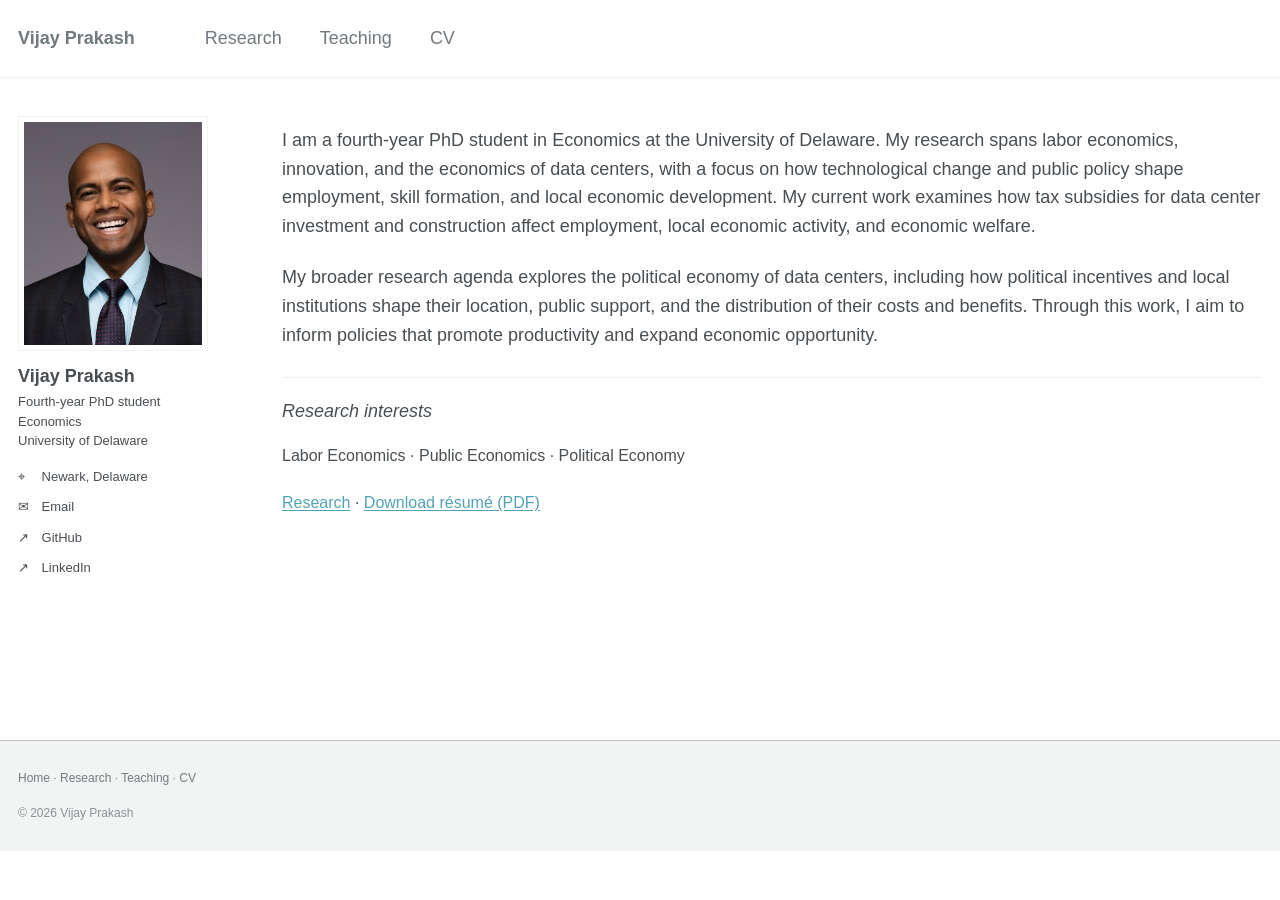
<file: index.html>
<!doctype html><html lang="en"><head><meta charset="utf-8"><meta name="viewport" content="width=device-width, initial-scale=1"><title>Home | Vijay Prakash</title><meta name="description" content="Vijay Prakash, Economics PhD student at the University of Delaware. Labor Economics, Public Economics, and Political Economy."><link rel="stylesheet" href="style.css?v=cropped-2"></head><body><a class="skip" href="#content">Skip to content</a><header><nav aria-label="Main navigation"><a class="brand" href="index.html">Vijay Prakash</a><a href="research.html">Research</a><a href="teaching.html">Teaching</a><a href="cv.html">CV</a></nav></header><main><aside><a href="index.html"><img class="portrait" src="assets/vijay-prakash.jpg?v=cropped-2" alt="Vijay Prakash" width="400" height="400"></a><h2>Vijay Prakash</h2><p class="position">Fourth-year PhD student<br>Economics<br>University of Delaware</p><ul class="profile-links"><li><span aria-hidden="true">⌖</span> Newark, Delaware</li><li><a href="mailto:vprakash@udel.edu"><span aria-hidden="true">✉</span> Email</a></li><li><a href="https://github.com/vj-econ"><span aria-hidden="true">↗</span> GitHub</a></li><li><a href="https://www.linkedin.com/in/vj-econ/"><span aria-hidden="true">↗</span> LinkedIn</a></li></ul></aside><article id="content"><p>I am a fourth-year PhD student in Economics at the University of Delaware. My research spans labor economics, innovation, and the economics of data centers, with a focus on how technological change and public policy shape employment, skill formation, and local economic development. My current work examines how tax subsidies for data center investment and construction affect employment, local economic activity, and economic welfare.</p><p>My broader research agenda explores the political economy of data centers, including how political incentives and local institutions shape their location, public support, and the distribution of their costs and benefits. Through this work, I aim to inform policies that promote productivity and expand economic opportunity.</p><section class="interests"><h2>Research interests</h2><p>Labor Economics · Public Economics · Political Economy</p><p><a href="research.html">Research</a> · <a href="assets/vijay-prakash-resume.pdf">Download résumé (PDF)</a></p></section></article></main><footer><div><a href="index.html">Home</a> · <a href="research.html">Research</a> · <a href="teaching.html">Teaching</a> · <a href="cv.html">CV</a><p>© 2026 Vijay Prakash</p></div></footer></body></html>
</file>
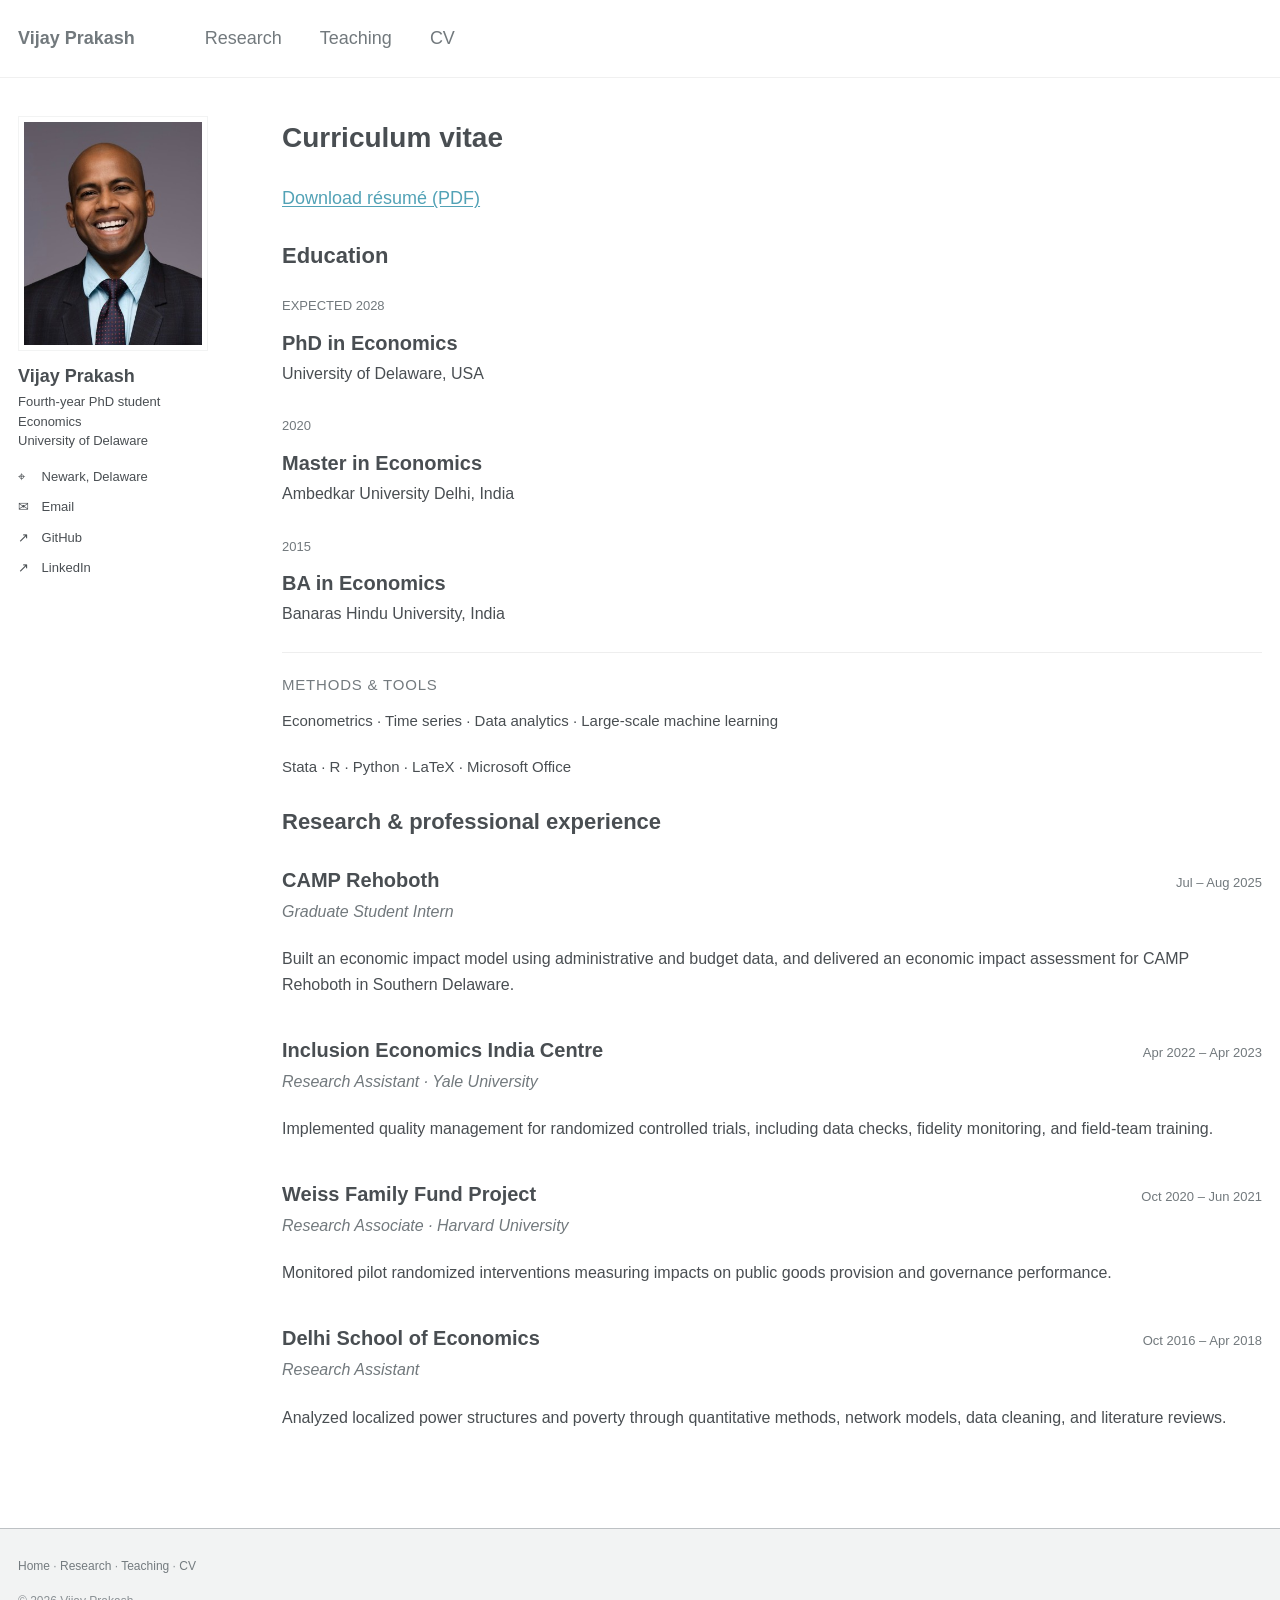
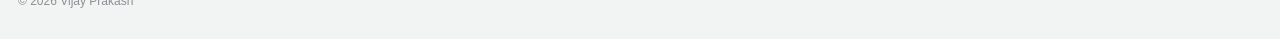
<file: cv.html>
<!doctype html><html lang="en"><head><meta charset="utf-8"><meta name="viewport" content="width=device-width, initial-scale=1"><title>CV | Vijay Prakash</title><meta name="description" content="Vijay Prakash, Economics PhD student at the University of Delaware. Labor economics, innovation, and workforce development."><link rel="stylesheet" href="style.css?v=cropped-2"></head><body><a class="skip" href="#content">Skip to content</a><header><nav aria-label="Main navigation"><a class="brand" href="index.html">Vijay Prakash</a><a href="research.html">Research</a><a href="teaching.html">Teaching</a><a href="cv.html">CV</a></nav></header><main><aside><a href="index.html"><img class="portrait" src="assets/vijay-prakash.jpg?v=cropped-2" alt="Vijay Prakash" width="400" height="400"></a><h2>Vijay Prakash</h2><p class="position">Fourth-year PhD student<br>Economics<br>University of Delaware</p><ul class="profile-links"><li><span aria-hidden="true">⌖</span> Newark, Delaware</li><li><a href="mailto:vprakash@udel.edu"><span aria-hidden="true">✉</span> Email</a></li><li><a href="https://github.com/vj-econ"><span aria-hidden="true">↗</span> GitHub</a></li><li><a href="https://www.linkedin.com/in/vj-econ/"><span aria-hidden="true">↗</span> LinkedIn</a></li></ul></aside><article id="content"><h1>Curriculum vitae</h1><p><a href="assets/vijay-prakash-resume.pdf">Download résumé (PDF)</a></p><h2>Education</h2><div class="degrees"><article><time>EXPECTED 2028</time><h3>PhD in Economics</h3><p>University of Delaware, USA</p></article><article><time>2020</time><h3>Master in Economics</h3><p>Ambedkar University Delhi, India</p></article><article><time>2015</time><h3>BA in Economics</h3><p>Banaras Hindu University, India</p></article></div><div class="toolbox"><p class="eyebrow">METHODS & TOOLS</p><p>Econometrics · Time series · Data analytics · Large-scale machine learning</p><p class="muted">Stata · R · Python · LaTeX · Microsoft Office</p></div><h2>Research & professional experience</h2><div class="experience"><article><div class="row"><h3>CAMP Rehoboth</h3><time>Jul – Aug 2025</time></div><p class="role">Graduate Student Intern</p><p>Built an economic impact model using administrative and budget data, and delivered an economic impact assessment for CAMP Rehoboth in Southern Delaware.</p></article><article><div class="row"><h3>Inclusion Economics India Centre</h3><time>Apr 2022 – Apr 2023</time></div><p class="role">Research Assistant · Yale University</p><p>Implemented quality management for randomized controlled trials, including data checks, fidelity monitoring, and field-team training.</p></article><article><div class="row"><h3>Weiss Family Fund Project</h3><time>Oct 2020 – Jun 2021</time></div><p class="role">Research Associate · Harvard University</p><p>Monitored pilot randomized interventions measuring impacts on public goods provision and governance performance.</p></article><article><div class="row"><h3>Delhi School of Economics</h3><time>Oct 2016 – Apr 2018</time></div><p class="role">Research Assistant</p><p>Analyzed localized power structures and poverty through quantitative methods, network models, data cleaning, and literature reviews.</p></article></div></article></main><footer><div><a href="index.html">Home</a> · <a href="research.html">Research</a> · <a href="teaching.html">Teaching</a> · <a href="cv.html">CV</a><p>© 2026 Vijay Prakash</p></div></footer></body></html>
</file>
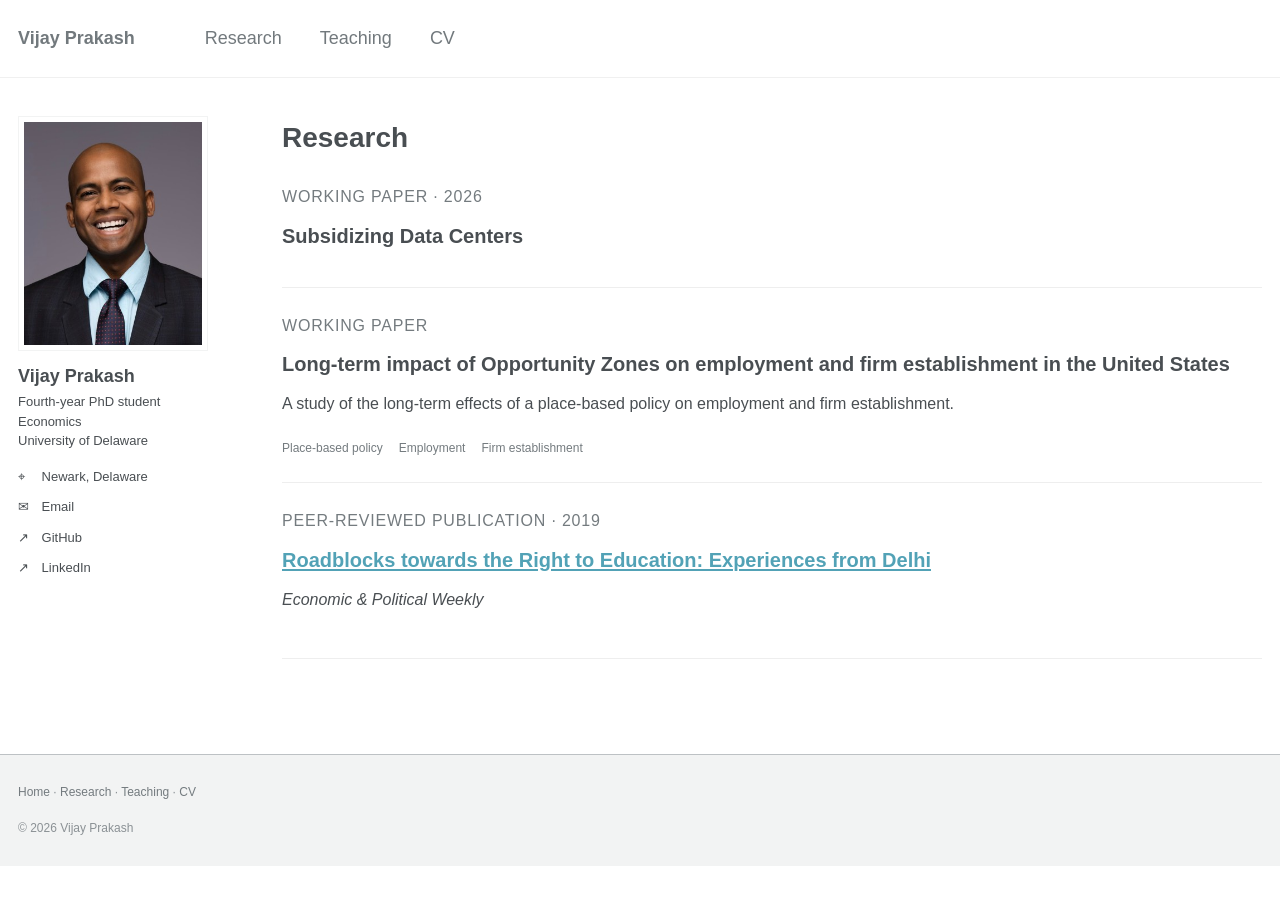
<file: research.html>
<!doctype html><html lang="en"><head><meta charset="utf-8"><meta name="viewport" content="width=device-width, initial-scale=1"><title>Research | Vijay Prakash</title><meta name="description" content="Vijay Prakash, Economics PhD student at the University of Delaware. Labor economics, innovation, and workforce development."><link rel="stylesheet" href="style.css?v=cropped-2"></head><body><a class="skip" href="#content">Skip to content</a><header><nav aria-label="Main navigation"><a class="brand" href="index.html">Vijay Prakash</a><a href="research.html">Research</a><a href="teaching.html">Teaching</a><a href="cv.html">CV</a></nav></header><main><aside><a href="index.html"><img class="portrait" src="assets/vijay-prakash.jpg?v=cropped-2" alt="Vijay Prakash" width="400" height="400"></a><h2>Vijay Prakash</h2><p class="position">Fourth-year PhD student<br>Economics<br>University of Delaware</p><ul class="profile-links"><li><span aria-hidden="true">⌖</span> Newark, Delaware</li><li><a href="mailto:vprakash@udel.edu"><span aria-hidden="true">✉</span> Email</a></li><li><a href="https://github.com/vj-econ"><span aria-hidden="true">↗</span> GitHub</a></li><li><a href="https://www.linkedin.com/in/vj-econ/"><span aria-hidden="true">↗</span> LinkedIn</a></li></ul></aside><article id="content"><h1>Research</h1><article class="paper"><p class="eyebrow">WORKING PAPER · 2026</p><h3>Subsidizing Data Centers</h3></article><article class="paper"><p class="eyebrow">WORKING PAPER</p><h3>Long-term impact of Opportunity Zones on employment and firm establishment in the United States</h3><p>A study of the long-term effects of a place-based policy on employment and firm establishment.</p><div class="tags"><span>Place-based policy</span><span>Employment</span><span>Firm establishment</span></div></article><article class="paper publication"><p class="eyebrow">PEER-REVIEWED PUBLICATION · 2019</p><h3><a href="https://www.epw.in/journal/2019/50/notes/roadblocks-towards-right-education.html">Roadblocks towards the Right to Education: Experiences from Delhi</a></h3><p><em>Economic & Political Weekly</em></p></article></article></main><footer><div><a href="index.html">Home</a> · <a href="research.html">Research</a> · <a href="teaching.html">Teaching</a> · <a href="cv.html">CV</a><p>© 2026 Vijay Prakash</p></div></footer></body></html>
</file>
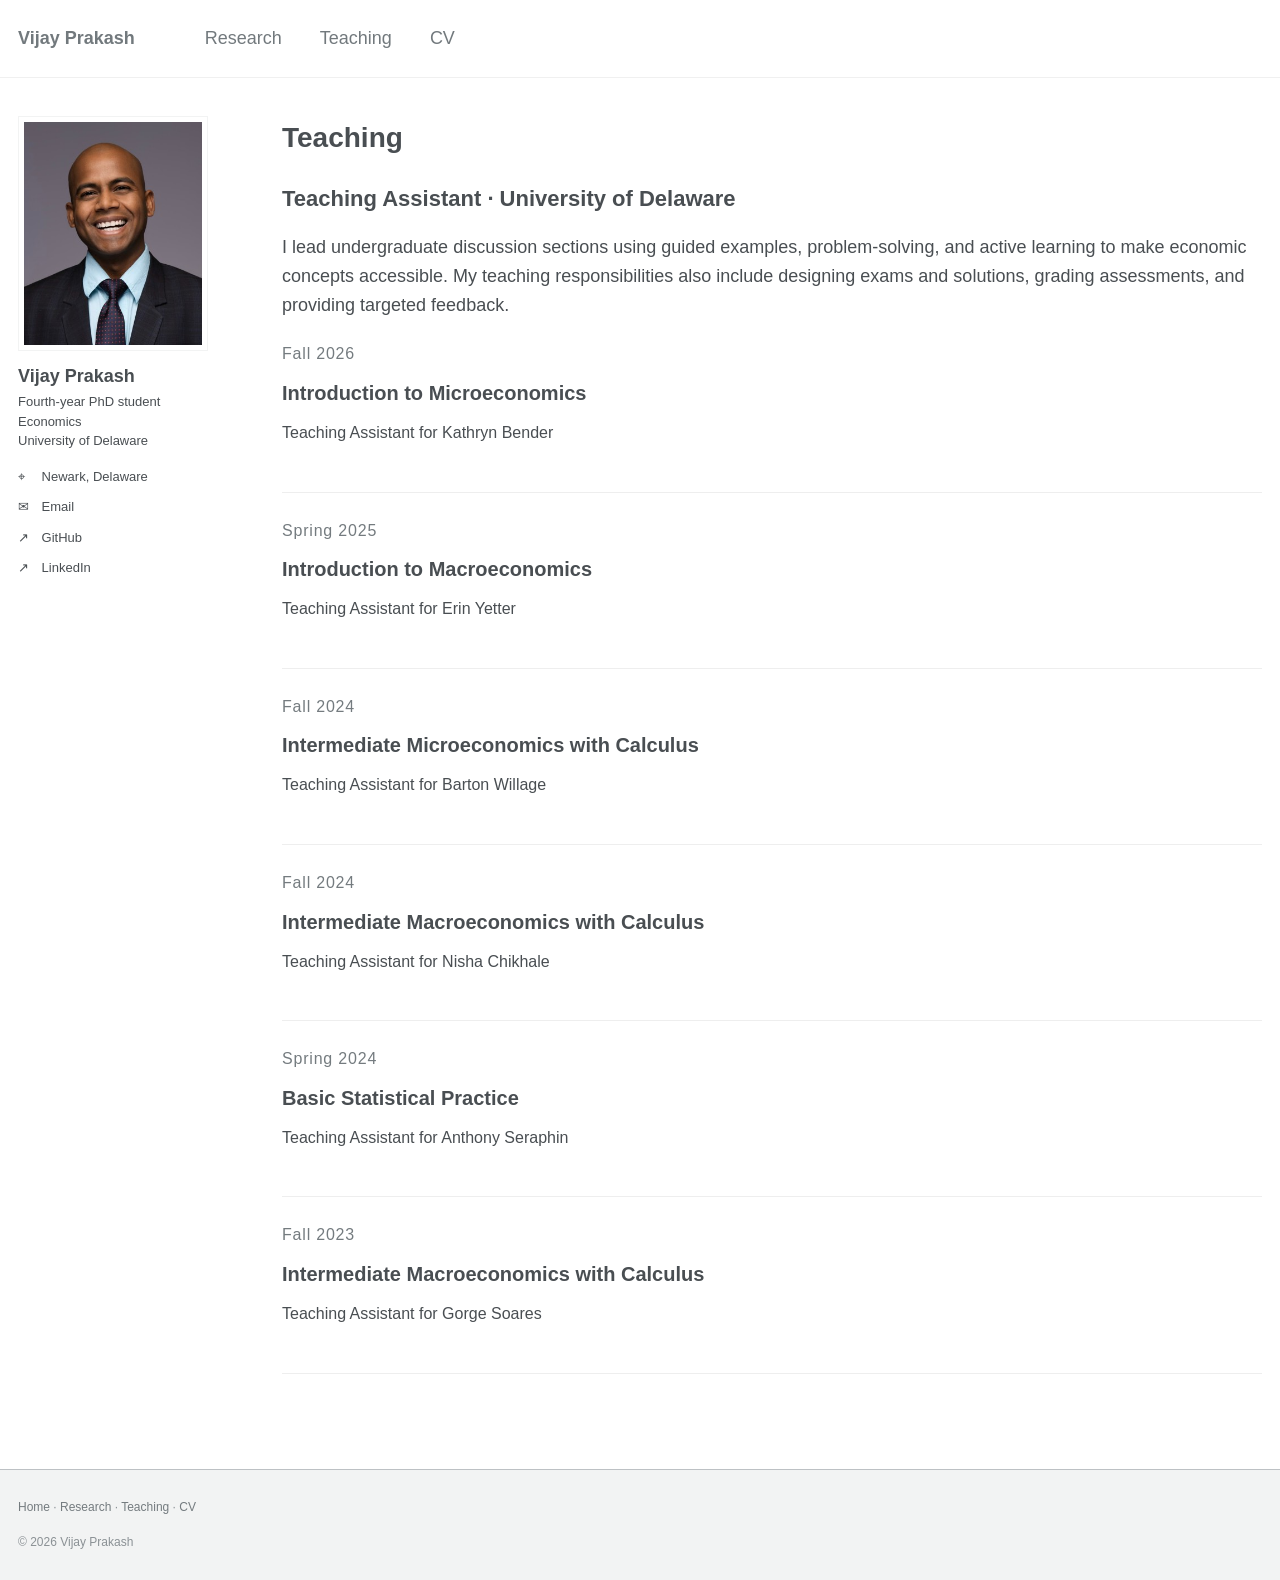
<file: teaching.html>
<!doctype html><html lang="en"><head><meta charset="utf-8"><meta name="viewport" content="width=device-width, initial-scale=1"><title>Teaching | Vijay Prakash</title><meta name="description" content="Vijay Prakash, Economics PhD student at the University of Delaware. Labor economics, innovation, and workforce development."><link rel="stylesheet" href="style.css?v=cropped-2"></head><body><a class="skip" href="#content">Skip to content</a><header><nav aria-label="Main navigation"><a class="brand" href="index.html">Vijay Prakash</a><a href="research.html">Research</a><a href="teaching.html">Teaching</a><a href="cv.html">CV</a></nav></header><main><aside><a href="index.html"><img class="portrait" src="assets/vijay-prakash.jpg?v=cropped-2" alt="Vijay Prakash" width="400" height="400"></a><h2>Vijay Prakash</h2><p class="position">Fourth-year PhD student<br>Economics<br>University of Delaware</p><ul class="profile-links"><li><span aria-hidden="true">⌖</span> Newark, Delaware</li><li><a href="mailto:vprakash@udel.edu"><span aria-hidden="true">✉</span> Email</a></li><li><a href="https://github.com/vj-econ"><span aria-hidden="true">↗</span> GitHub</a></li><li><a href="https://www.linkedin.com/in/vj-econ/"><span aria-hidden="true">↗</span> LinkedIn</a></li></ul></aside><article id="content"><h1>Teaching</h1><h2>Teaching Assistant · University of Delaware</h2><p>I lead undergraduate discussion sections using guided examples, problem-solving, and active learning to make economic concepts accessible. My teaching responsibilities also include designing exams and solutions, grading assessments, and providing targeted feedback.</p><div class="teaching-courses"><section class="paper"><p class="eyebrow">Fall 2026</p><h3>Introduction to Microeconomics</h3><p>Teaching Assistant for Kathryn Bender</p></section><section class="paper"><p class="eyebrow">Spring 2025</p><h3>Introduction to Macroeconomics</h3><p>Teaching Assistant for Erin Yetter</p></section><section class="paper"><p class="eyebrow">Fall 2024</p><h3>Intermediate Microeconomics with Calculus</h3><p>Teaching Assistant for Barton Willage</p></section><section class="paper"><p class="eyebrow">Fall 2024</p><h3>Intermediate Macroeconomics with Calculus</h3><p>Teaching Assistant for Nisha Chikhale</p></section><section class="paper"><p class="eyebrow">Spring 2024</p><h3>Basic Statistical Practice</h3><p>Teaching Assistant for Anthony Seraphin</p></section><section class="paper"><p class="eyebrow">Fall 2023</p><h3>Intermediate Macroeconomics with Calculus</h3><p>Teaching Assistant for Gorge Soares</p></section></div></article></main><footer><div><a href="index.html">Home</a> · <a href="research.html">Research</a> · <a href="teaching.html">Teaching</a> · <a href="cv.html">CV</a><p>© 2026 Vijay Prakash</p></div></footer></body></html>
</file>
<file: style.css>
*{box-sizing:border-box}html{background:#fff;color:#494e52;font:18px/1.6 Arial,Helvetica,sans-serif}body{margin:0}a{color:#52a2b6;text-decoration:underline;text-underline-offset:2px}a:hover{color:#35788a}a:focus-visible{outline:2px solid #35788a;outline-offset:4px}.skip{position:absolute;top:-60px}.skip:focus{top:0;background:white;padding:10px;z-index:2}header{border-bottom:1px solid #f0f0f0}nav{max-width:1280px;margin:auto;display:flex;align-items:center;gap:38px;padding:24px 18px}nav a{color:#72797d;text-decoration:none;font-size:18px}nav .brand{font-weight:700;margin-right:32px}main{max-width:1280px;margin:auto;display:grid;grid-template-columns:220px minmax(0,1fr);gap:44px;padding:38px 18px 70px;min-height:calc(100vh - 238px)}aside{font-size:13px;line-height:1.5}.portrait{display:block;width:190px;height:235px;object-fit:cover;object-position:50% 40%;padding:5px;border:1px solid #f2f3f3}aside h2{font:700 18px/1.3 Arial,sans-serif;margin:14px 0 4px}.position{margin:0 0 16px;font-size:13px}.profile-links{list-style:none;margin:0;padding:0}.profile-links li{margin:11px 0}.profile-links a{color:#494e52;text-decoration:none}.profile-links a:hover{text-decoration:underline}.profile-links span{display:inline-block;width:20px}#content>p:first-child{margin-top:10px}p{margin:0 0 22px}h1{font-size:28px;line-height:1.3;margin:4px 0 28px}h2{font-size:22px;line-height:1.4;margin:28px 0 18px}h3{font-size:20px;line-height:1.45;margin:10px 0 12px}.interests{border-top:1px solid #f0f0f0;margin-top:28px;padding-top:1px}.interests h2{font-size:18px;font-style:italic;font-weight:400;margin-top:20px}.interests p{font-size:16px}.paper{padding-bottom:24px;margin-bottom:25px;border-bottom:1px solid #eee}.eyebrow{font-size:12px;letter-spacing:.8px;color:#747b7f;margin-bottom:12px}.tags{display:flex;gap:16px;flex-wrap:wrap;font-size:12px;color:#747b7f}.paper p{font-size:16px}.degrees article{margin-bottom:24px}.degrees time,.row time{font-size:13px;color:#72797d}.degrees h3{margin-bottom:3px}.degrees p{font-size:16px}.toolbox{border-top:1px solid #eee;padding-top:20px;margin-top:25px}.toolbox p{font-size:15px}.experience article{margin-bottom:28px}.experience p{font-size:16px}.role{font-style:italic;color:#72797d}.row{display:flex;justify-content:space-between;gap:20px;align-items:baseline}.row h3{margin-bottom:4px}.row time{white-space:nowrap}footer{background:#f2f3f3;border-top:1px solid #bdc1c4;color:#8b9195;padding:28px 18px;font-size:12px}footer>div{max-width:1244px;margin:auto}footer a{color:#747b7f;text-decoration:none}footer p{margin:16px 0 0}@media(max-width:800px){main{grid-template-columns:180px minmax(0,1fr);gap:28px}.portrait{width:160px;height:200px}nav{gap:25px}nav .brand{margin-right:12px}html{font-size:16px}.row{display:block}}@media(max-width:560px){nav{gap:23px;padding:20px 16px;flex-wrap:wrap}nav a{font-size:15px}nav .brand{width:100%;margin:0}main{display:block;padding:25px 18px 45px}aside{display:grid;grid-template-columns:115px 1fr;column-gap:18px;margin-bottom:32px}aside>a{grid-row:1/4}.portrait{width:115px;height:145px}aside h2{margin:2px 0 5px}.position{margin-bottom:5px}.profile-links{grid-column:2;display:flex;gap:13px;flex-wrap:wrap}.profile-links li{margin:0;font-size:12px}.profile-links li:first-child{width:100%}.profile-links span{display:none}#content>p:first-child{margin-top:0}h1{font-size:25px}}
</file>
